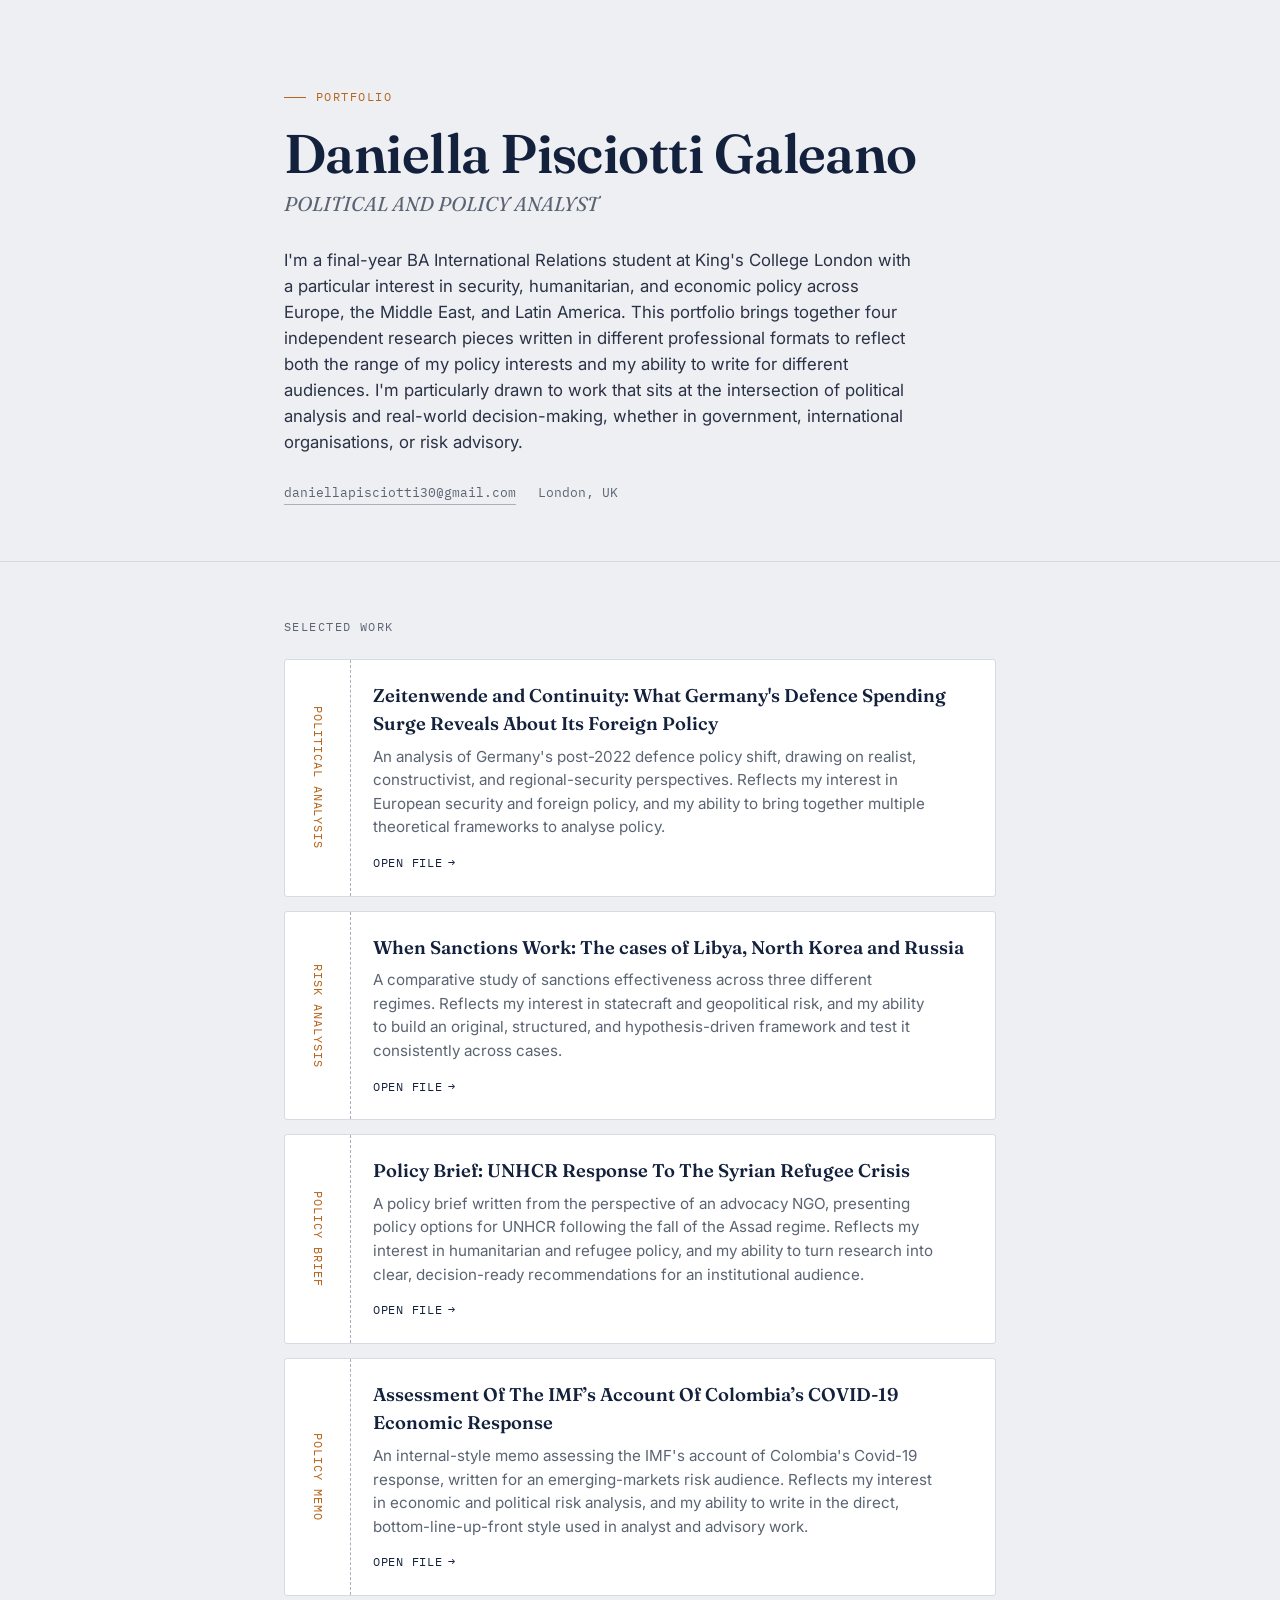
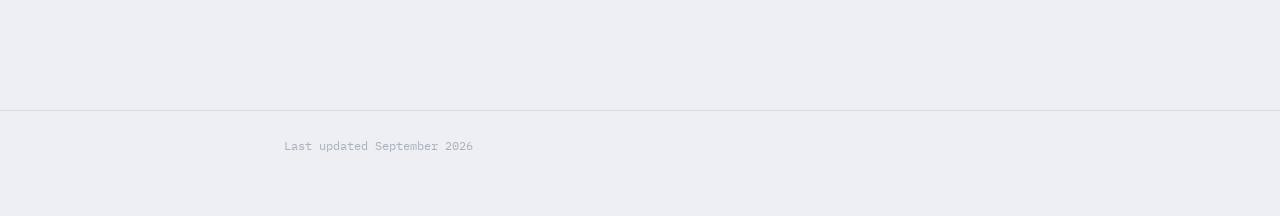
<file: index.html>
<!DOCTYPE html>
<html lang="en">
<head>
<meta charset="UTF-8">
<meta name="viewport" content="width=device-width, initial-scale=1.0">
<title>Daniella Pisciotti Galeano — Portfolio</title>
<meta name="description" content="Portfolio of Daniella Pisciotti Galeano.">
<link rel="preconnect" href="https://fonts.googleapis.com">
<link rel="preconnect" href="https://fonts.gstatic.com" crossorigin>
<link href="https://fonts.googleapis.com/css2?family=Fraunces:ital,wght@0,500;0,600;1,400&family=Inter:wght@400;500;600&family=IBM+Plex+Mono:wght@400;500&display=swap" rel="stylesheet">
<link rel="stylesheet" href="assets/style.css">
</head>
<body>

<header class="hero">
  <div class="wrap">
    <p class="hero__eyebrow">Portfolio</p>
    <h1 class="hero__name">Daniella Pisciotti Galeano</h1>
    <p class="hero__role">POLITICAL AND POLICY ANALYST</p>
    <p class="hero__bio">
      I'm a final-year BA International Relations student at King's College London with a particular interest in security, 
      humanitarian, and economic policy across Europe, the Middle East, and Latin America. This portfolio brings together four 
      independent research pieces written in different professional formats to reflect both the range of my policy interests 
      and my ability to write for different audiences. I'm particularly drawn to work that sits at the intersection of political 
      analysis and real-world decision-making, whether in government, international organisations, or risk advisory.
    </p>
    
    <div class="hero__meta">

 <a href="mailto:you@example.com">daniellapisciotti30@gmail.com</a>
      <span>London, UK</span>
      
    </div>
  </div>
</header>

<main class="index">
  <div class="wrap">
    <p class="index__label">Selected work</p>

    <a class="file" href="projects/project-1.html">
      <span class="file__tag">POLITICAL ANALYSIS</span>
      <h2 class="file__title">Zeitenwende and Continuity: What Germany's Defence Spending Surge 
        Reveals About Its Foreign Policy</h2>
      <p class="file__desc">An analysis of Germany's post-2022 defence policy shift, drawing on realist, constructivist, 
        and regional-security perspectives. Reflects my interest in European security and foreign policy, and my ability 
        to bring together multiple theoretical frameworks to analyse policy. </p>
      <span class="file__open">Open file</span>
    </a>

    <a class="file" href="projects/project-2.html">
      <span class="file__tag">RISK ANALYSIS</span>
      <h2 class="file__title">When Sanctions Work: The cases of Libya, North Korea and Russia</h2>
      <p class="file__desc">A comparative study of sanctions effectiveness across three different regimes. Reflects my 
        interest in statecraft and geopolitical risk, and my ability to build an original, structured, and hypothesis-driven 
        framework and test it consistently across cases.</p>
      <span class="file__open">Open file</span>
    </a>

    <a class="file" href="projects/project-3.html">
      <span class="file__tag">POLICY BRIEF</span>
      <h2 class="file__title">Policy Brief: UNHCR Response To The Syrian Refugee Crisis</h2>
      <p class="file__desc">A policy brief written from the perspective of an advocacy NGO, presenting policy options for 
        UNHCR following the fall of the Assad regime. Reflects my interest in humanitarian and refugee policy, and my 
        ability to turn research into clear, decision-ready recommendations for an institutional audience.</p>
      <span class="file__open">Open file</span>
    </a>

    <a class="file" href="projects/project-4.html">
      <span class="file__tag">POLICY MEMO</span>
      <h2 class="file__title">Assessment Of The IMF’s Account Of Colombia’s COVID-19 Economic Response</h2>
      <p class="file__desc">An internal-style memo assessing the IMF's account of Colombia's Covid-19 response, written 
        for an emerging-markets risk audience. Reflects my interest in economic and political risk analysis, and my ability 
        to write in the direct, bottom-line-up-front style used in analyst and advisory work.</p>
      <span class="file__open">Open file</span>
    </a>

    <!--
      To add another entry, copy one <a class="file"> block above,
      update the DOC number, title, description and href,
      then duplicate projects/project-1.html as your new page
      (see the README for details).
    -->
  </div>
</main>

<footer class="footer">
  <div class="wrap">
    Last updated September 2026
  </div>
</footer>

</body>
</html>
</file>
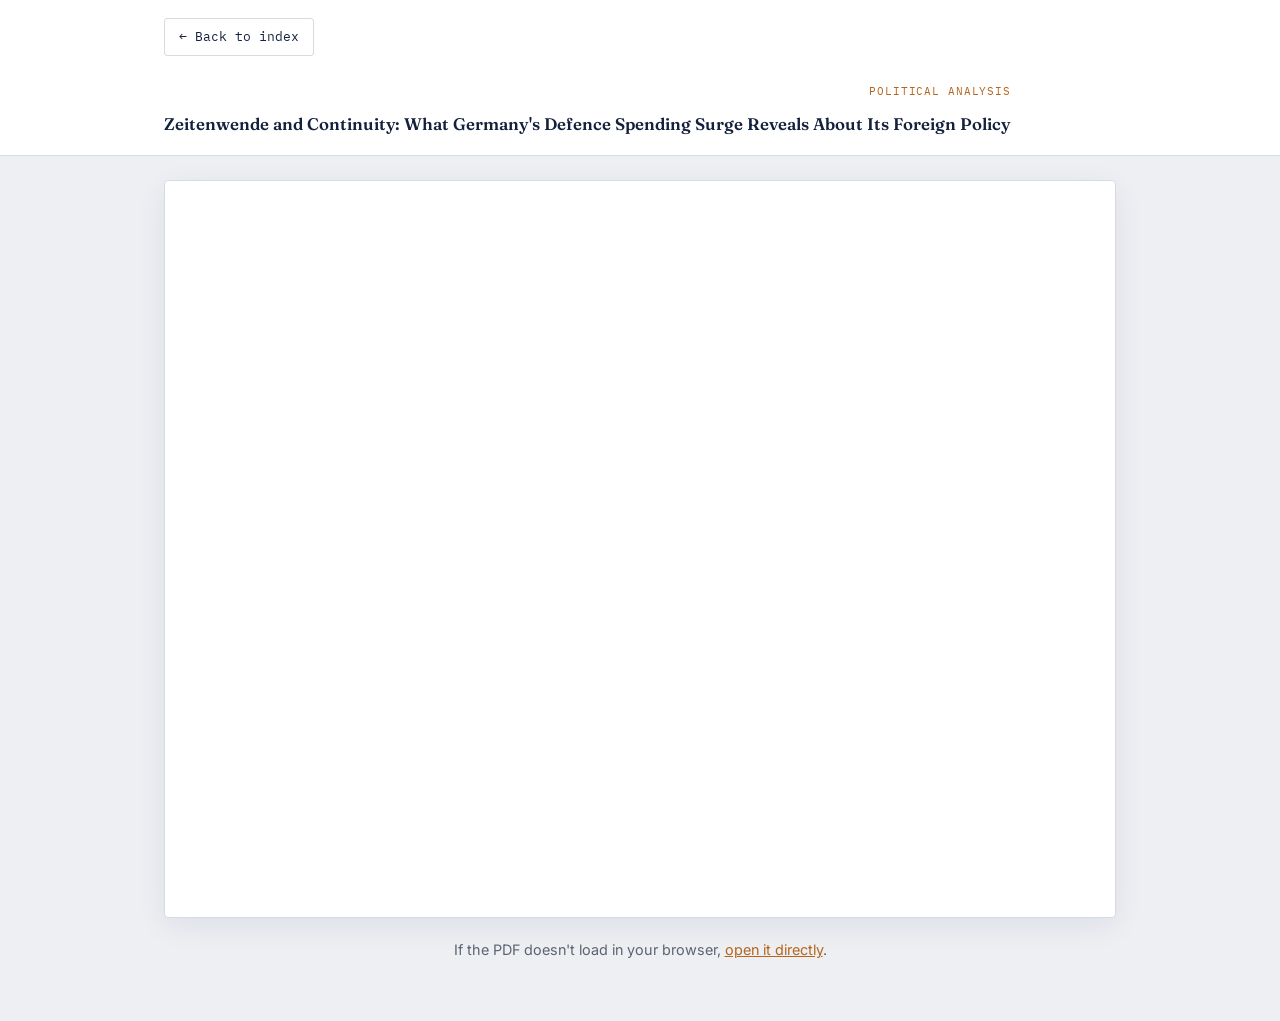
<file: projects/project-1.html>
<!DOCTYPE html>
<html lang="en">
<head>
<meta charset="UTF-8">
<meta name="viewport" content="width=device-width, initial-scale=1.0">
<title>Zeitenwende and Continuity: What Germany's Defence Spending Surge 
        Reveals About Its Foreign Policy</title>
<link rel="preconnect" href="https://fonts.googleapis.com">
<link rel="preconnect" href="https://fonts.gstatic.com" crossorigin>
<link href="https://fonts.googleapis.com/css2?family=Fraunces:ital,wght@0,500;0,600;1,400&family=Inter:wght@400;500;600&family=IBM+Plex+Mono:wght@400;500&display=swap" rel="stylesheet">
<link rel="stylesheet" href="../assets/style.css">
</head>
<body>

<div class="doc-header">
  <div class="doc-header__inner">
    <a class="back-link" href="../index.html">Back to index</a>
    <div style="text-align:right;">
      <p class="doc-header__tag">POLITICAL ANALYSIS</p>
      <h1 class="doc-header__title">Zeitenwende and Continuity: What Germany's Defence Spending Surge 
        Reveals About Its Foreign Policy</h1>
    </div>
  </div>
</div>

<div class="doc-viewer">
  <iframe
    class="doc-frame"
    src="../pdfs/project-1.pdf"
    title="Project X Title">
  </iframe>
  <p class="doc-fallback">
    If the PDF doesn't load in your browser,
    <a href="../pdfs/project-1.pdf" target="_blank" rel="noopener">open it directly</a>.
  </p>
</div>

</body>
</html>
</file>
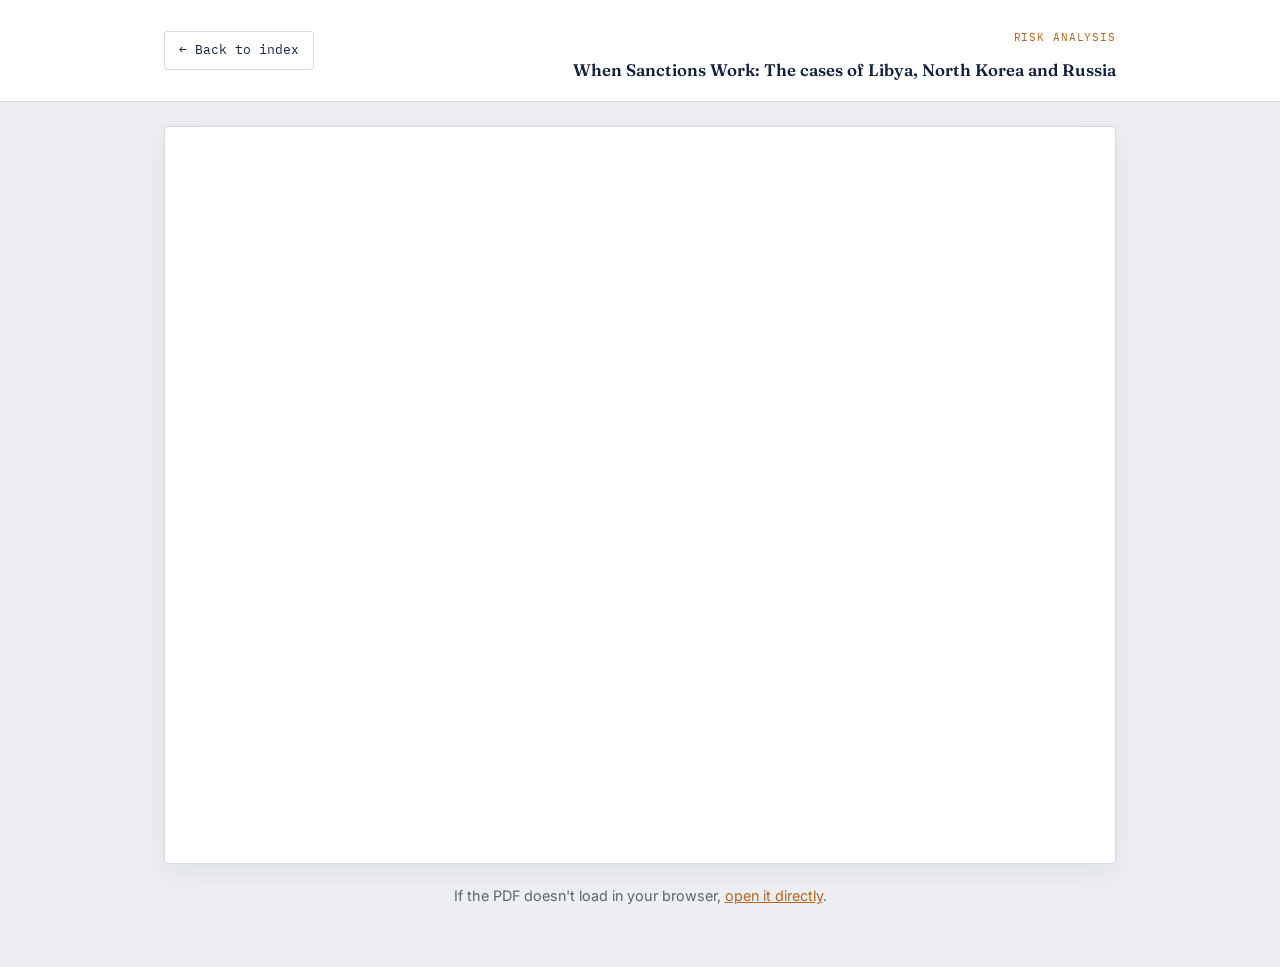
<file: projects/project-2.html>
<!DOCTYPE html>
<html lang="en">
<head>
<meta charset="UTF-8">
<meta name="viewport" content="width=device-width, initial-scale=1.0">
<title>When Sanctions Work: The cases of Libya, North Korea and Russia</title>
<link rel="preconnect" href="https://fonts.googleapis.com">
<link rel="preconnect" href="https://fonts.gstatic.com" crossorigin>
<link href="https://fonts.googleapis.com/css2?family=Fraunces:ital,wght@0,500;0,600;1,400&family=Inter:wght@400;500;600&family=IBM+Plex+Mono:wght@400;500&display=swap" rel="stylesheet">
<link rel="stylesheet" href="../assets/style.css">
</head>
<body>

<div class="doc-header">
  <div class="doc-header__inner">
    <a class="back-link" href="../index.html">Back to index</a>
    <div style="text-align:right;">
      <p class="doc-header__tag">RISK ANALYSIS</p>
      <h1 class="doc-header__title">When Sanctions Work: The cases of Libya, North Korea and Russia</h1>
    </div>
  </div>
</div>

<div class="doc-viewer">
  <iframe
    class="doc-frame"
    src="../pdfs/project-2.pdf"
    title="Project Two Title PDF">
  </iframe>
  <p class="doc-fallback">
    If the PDF doesn't load in your browser,
    <a href="../pdfs/project-2.pdf" target="_blank" rel="noopener">open it directly</a>.
  </p>
</div>

</body>
</html>
</file>
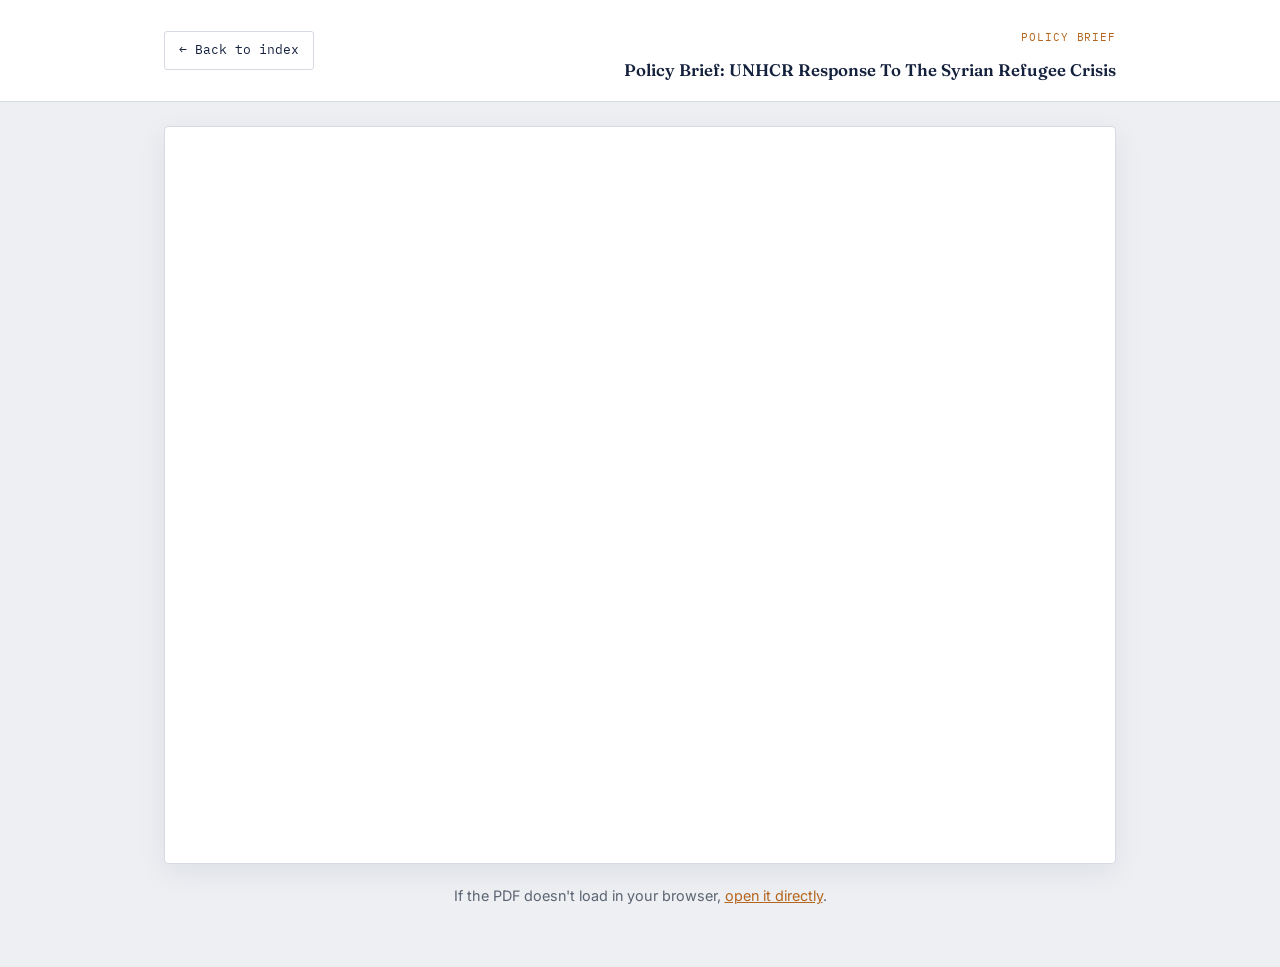
<file: projects/project-3.html>
<!DOCTYPE html>
<html lang="en">
<head>
<meta charset="UTF-8">
<meta name="viewport" content="width=device-width, initial-scale=1.0">
<title>Policy Brief: UNHCR Response To The Syrian Refugee Crisis</title>
<link rel="preconnect" href="https://fonts.googleapis.com">
<link rel="preconnect" href="https://fonts.gstatic.com" crossorigin>
<link href="https://fonts.googleapis.com/css2?family=Fraunces:ital,wght@0,500;0,600;1,400&family=Inter:wght@400;500;600&family=IBM+Plex+Mono:wght@400;500&display=swap" rel="stylesheet">
<link rel="stylesheet" href="../assets/style.css">
</head>
<body>

<div class="doc-header">
  <div class="doc-header__inner">
    <a class="back-link" href="../index.html">Back to index</a>
    <div style="text-align:right;">
      <p class="doc-header__tag">POLICY BRIEF</p>
      <h1 class="doc-header__title">Policy Brief: UNHCR Response To The Syrian Refugee Crisis</h1>
    </div>
  </div>
</div>

<div class="doc-viewer">
  <iframe
    class="doc-frame"
    src="../pdfs/project-3.pdf"
    title="Project Three Title PDF">
  </iframe>
  <p class="doc-fallback">
    If the PDF doesn't load in your browser,
    <a href="../pdfs/project-3.pdf" target="_blank" rel="noopener">open it directly</a>.
  </p>
</div>

</body>
</html>
</file>
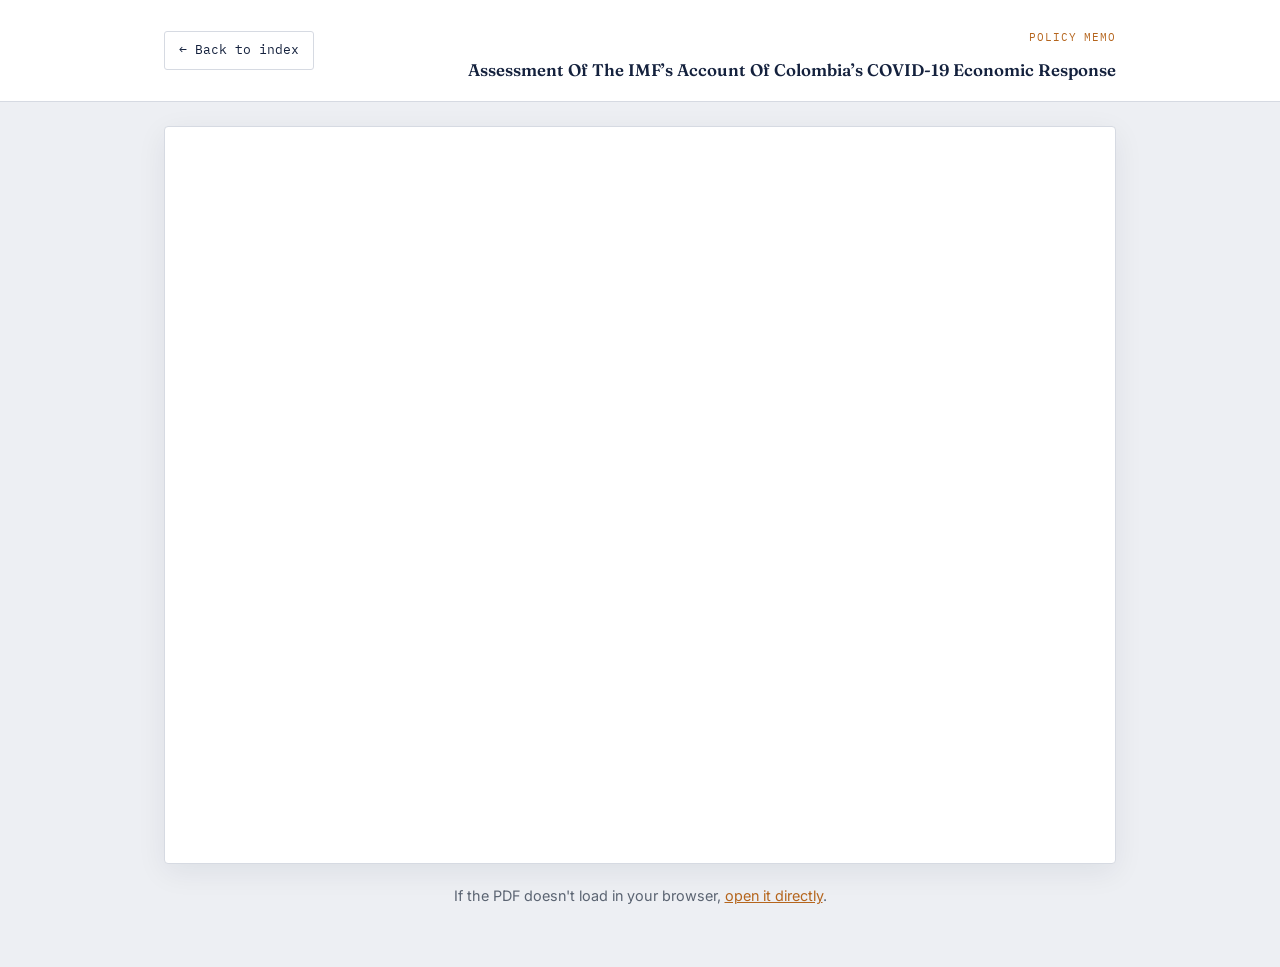
<file: projects/project-4.html>
<!DOCTYPE html>
<html lang="en">
<head>
<meta charset="UTF-8">
<meta name="viewport" content="width=device-width, initial-scale=1.0">
<title>Assessment Of The IMF’s Account Of Colombia’s COVID-19 Economic Response</title>
<link rel="preconnect" href="https://fonts.googleapis.com">
<link rel="preconnect" href="https://fonts.gstatic.com" crossorigin>
<link href="https://fonts.googleapis.com/css2?family=Fraunces:ital,wght@0,500;0,600;1,400&family=Inter:wght@400;500;600&family=IBM+Plex+Mono:wght@400;500&display=swap" rel="stylesheet">
<link rel="stylesheet" href="../assets/style.css">
</head>
<body>

<div class="doc-header">
  <div class="doc-header__inner">
    <a class="back-link" href="../index.html">Back to index</a>
    <div style="text-align:right;">
      <p class="doc-header__tag">POLICY MEMO</p>
      <h1 class="doc-header__title">Assessment Of The IMF’s Account Of Colombia’s COVID-19 Economic Response</h1>
    </div>
  </div>
</div>

<div class="doc-viewer">
  <iframe
    class="doc-frame"
    src="../pdfs/project-4.pdf"
    title="Project Four Title PDF">
  </iframe>
  <p class="doc-fallback">
    If the PDF doesn't load in your browser,
    <a href="../pdfs/project-4.pdf" target="_blank" rel="noopener">open it directly</a>.
  </p>
</div>

</body>
</html>
</file>
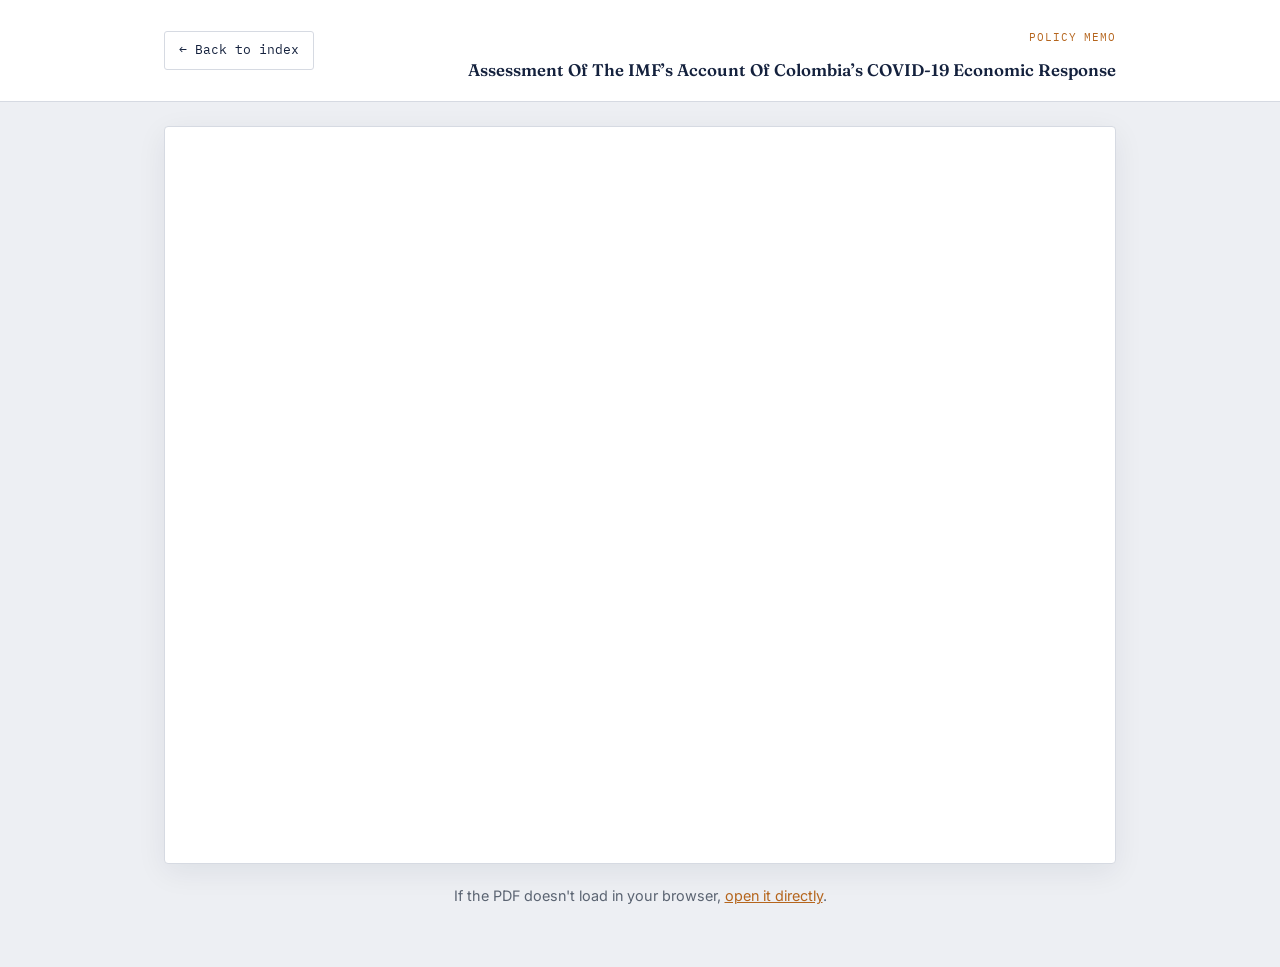
<file: projects/projects-4.html>
<!DOCTYPE html>
<html lang="en">
<head>
<meta charset="UTF-8">
<meta name="viewport" content="width=device-width, initial-scale=1.0">
<title>Assessment Of The IMF’s Account Of Colombia’s COVID-19 Economic Response</title>
<link rel="preconnect" href="https://fonts.googleapis.com">
<link rel="preconnect" href="https://fonts.gstatic.com" crossorigin>
<link href="https://fonts.googleapis.com/css2?family=Fraunces:ital,wght@0,500;0,600;1,400&family=Inter:wght@400;500;600&family=IBM+Plex+Mono:wght@400;500&display=swap" rel="stylesheet">
<link rel="stylesheet" href="../assets/style.css">
</head>
<body>

<div class="doc-header">
  <div class="doc-header__inner">
    <a class="back-link" href="../index.html">Back to index</a>
    <div style="text-align:right;">
      <p class="doc-header__tag">POLICY MEMO</p>
      <h1 class="doc-header__title">Assessment Of The IMF’s Account Of Colombia’s COVID-19 Economic Response</h1>
    </div>
  </div>
</div>

<div class="doc-viewer">
  <iframe
    class="doc-frame"
    src="../pdfs/project-1.pdf"
    title="Project X Title">
  </iframe>
  <p class="doc-fallback">
    If the PDF doesn't load in your browser,
    <a href="../pdfs/project-1.pdf" target="_blank" rel="noopener">open it directly</a>.
  </p>
</div>

</body>
</html>
</file>
<file: assets/style.css>
/* =========================================================
   Design tokens
   ========================================================= */
:root {
  --ink:        #14213D;   /* primary text / headline */
  --paper:      #EDEFF3;   /* page background, cool off-white */
  --card:       #FFFFFF;   /* card surfaces */
  --stamp:      #B5651D;   /* restrained accent — rubber-stamp amber/rust */
  --slate:      #5B6472;   /* secondary text */
  --line:       #D6DAE2;   /* hairline dividers */
  --line-dark:  #A9B0BD;

  --font-display: "Fraunces", Georgia, serif;
  --font-body:    "Inter", -apple-system, BlinkMacSystemFont, "Segoe UI", sans-serif;
  --font-mono:    "IBM Plex Mono", "SFMono-Regular", Consolas, monospace;
}

* { box-sizing: border-box; }

html {
  scroll-behavior: smooth;
}

body {
  margin: 0;
  background: var(--paper);
  color: var(--ink);
  font-family: var(--font-body);
  line-height: 1.55;
  -webkit-font-smoothing: antialiased;
}

a { color: inherit; }

/* =========================================================
   Layout shell
   ========================================================= */
.wrap {
  max-width: 760px;
  margin: 0 auto;
  padding: 0 24px;
}

/* =========================================================
   Hero / about
   ========================================================= */
.hero {
  padding: 88px 0 56px;
  border-bottom: 1px solid var(--line);
}

.hero__eyebrow {
  font-family: var(--font-mono);
  font-size: 12px;
  letter-spacing: 0.12em;
  text-transform: uppercase;
  color: var(--stamp);
  margin: 0 0 18px;
  display: flex;
  align-items: center;
  gap: 10px;
}

.hero__eyebrow::before {
  content: "";
  display: inline-block;
  width: 22px;
  height: 1px;
  background: var(--stamp);
}

.hero__name {
  font-family: var(--font-display);
  font-weight: 600;
  font-size: clamp(2.4rem, 5vw, 3.4rem);
  line-height: 1.05;
  margin: 0 0 6px;
  letter-spacing: -0.01em;
}

.hero__role {
  font-family: var(--font-display);
  font-style: italic;
  font-weight: 400;
  font-size: 1.25rem;
  color: var(--slate);
  margin: 0 0 28px;
}

.hero__bio {
  max-width: 58ch;
  font-size: 1.05rem;
  color: #2B3245;
  margin: 0 0 28px;
}

.hero__meta {
  display: flex;
  flex-wrap: wrap;
  gap: 8px 22px;
  font-family: var(--font-mono);
  font-size: 13px;
  color: var(--slate);
}

.hero__meta a {
  text-decoration: none;
  border-bottom: 1px solid var(--line-dark);
  padding-bottom: 1px;
  transition: color 0.15s ease, border-color 0.15s ease;
}

.hero__meta a:hover {
  color: var(--stamp);
  border-color: var(--stamp);
}

/* =========================================================
   Index of documents (the signature element)
   ========================================================= */
.index {
  padding: 56px 0 100px;
}

.index__label {
  font-family: var(--font-mono);
  font-size: 12px;
  letter-spacing: 0.12em;
  text-transform: uppercase;
  color: var(--slate);
  margin: 0 0 22px;
}

.file {
  display: block;
  position: relative;
  background: var(--card);
  border: 1px solid var(--line);
  border-radius: 3px;
  padding: 22px 24px 22px 88px;
  margin-bottom: 14px;
  text-decoration: none;
  color: var(--ink);
  transition: border-color 0.15s ease, transform 0.15s ease, box-shadow 0.15s ease;
}

.file:hover {
  border-color: var(--stamp);
  transform: translateX(2px);
  box-shadow: 0 4px 18px rgba(20, 33, 61, 0.08);
}

.file__tag {
  position: absolute;
  left: 0;
  top: 0;
  bottom: 0;
  width: 66px;
  display: flex;
  align-items: center;
  justify-content: center;
  font-family: var(--font-mono);
  font-size: 12px;
  color: var(--stamp);
  border-right: 1px dashed var(--line-dark);
  writing-mode: vertical-rl;
  text-orientation: mixed;
  letter-spacing: 0.08em;
}

.file__title {
  font-family: var(--font-display);
  font-weight: 600;
  font-size: 1.15rem;
  margin: 0 0 6px;
}

.file__desc {
  font-size: 0.95rem;
  color: var(--slate);
  margin: 0 0 10px;
  max-width: 56ch;
}

.file__open {
  font-family: var(--font-mono);
  font-size: 12px;
  text-transform: uppercase;
  letter-spacing: 0.06em;
  color: var(--ink);
  display: inline-flex;
  align-items: center;
  gap: 6px;
}

.file__open::after {
  content: "→";
  transition: transform 0.15s ease;
}

.file:hover .file__open::after {
  transform: translateX(3px);
}

/* =========================================================
   Footer
   ========================================================= */
.footer {
  border-top: 1px solid var(--line);
  padding: 26px 0 60px;
  font-family: var(--font-mono);
  font-size: 12px;
  color: var(--line-dark);
}

/* =========================================================
   Project / document page
   ========================================================= */
.doc-header {
  border-bottom: 1px solid var(--line);
  background: var(--card);
}

.doc-header__inner {
  max-width: 1000px;
  margin: 0 auto;
  padding: 18px 24px;
  display: flex;
  align-items: center;
  justify-content: space-between;
  gap: 16px;
  flex-wrap: wrap;
}

.back-link {
  font-family: var(--font-mono);
  font-size: 13px;
  text-decoration: none;
  color: var(--ink);
  display: inline-flex;
  align-items: center;
  gap: 8px;
  padding: 8px 14px;
  border: 1px solid var(--line);
  border-radius: 3px;
  transition: border-color 0.15s ease, color 0.15s ease, background 0.15s ease;
}

.back-link:hover {
  border-color: var(--stamp);
  color: var(--stamp);
  background: #FBF4EC;
}

.back-link::before {
  content: "←";
}

.doc-header__title {
  font-family: var(--font-display);
  font-weight: 600;
  font-size: 1.05rem;
  margin: 0;
}

.doc-header__tag {
  font-family: var(--font-mono);
  font-size: 11px;
  color: var(--stamp);
  letter-spacing: 0.08em;
  text-transform: uppercase;
}

.doc-viewer {
  max-width: 1000px;
  margin: 24px auto 60px;
  padding: 0 24px;
}

.doc-frame {
  width: 100%;
  height: 82vh;
  border: 1px solid var(--line);
  border-radius: 4px;
  background: var(--card);
  box-shadow: 0 8px 30px rgba(20, 33, 61, 0.07);
}

.doc-fallback {
  margin-top: 14px;
  font-size: 0.9rem;
  color: var(--slate);
  text-align: center;
}

.doc-fallback a {
  color: var(--stamp);
}

@media (max-width: 640px) {
  .hero { padding: 64px 0 40px; }
  .file { padding: 20px 18px 20px 70px; }
  .file__tag { width: 52px; font-size: 11px; }
  .doc-frame { height: 75vh; }
}
</file>
